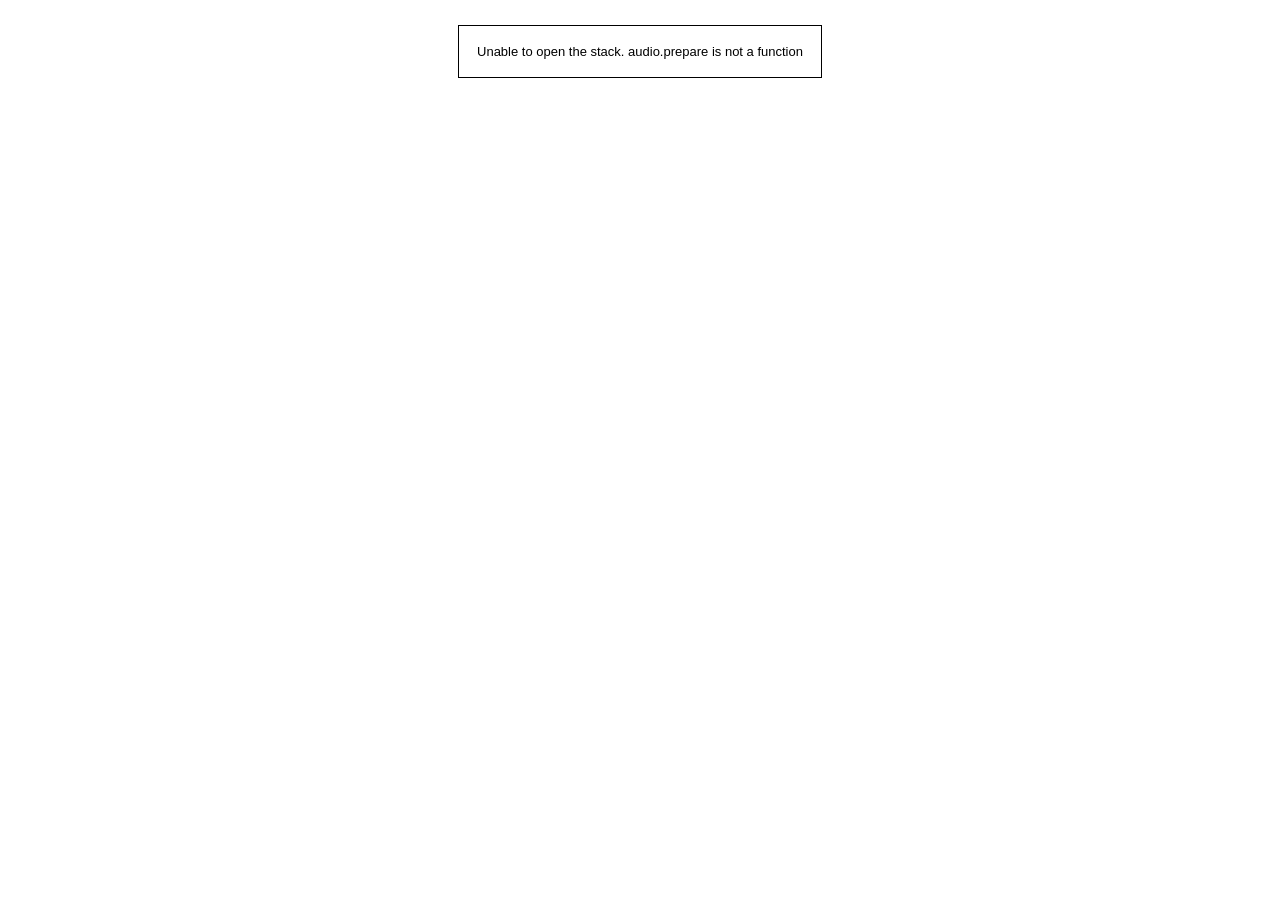
<file: index.html>
<!doctype html>
<html lang="en">
<head>
  <meta charset="utf-8">
  <meta name="viewport" content="width=device-width, initial-scale=1, viewport-fit=cover">
  <meta name="theme-color" content="#ffffff">
  <meta http-equiv="Content-Security-Policy" content="default-src 'self'; script-src 'self'; style-src 'self' 'unsafe-inline'; img-src 'self' data:; connect-src 'self'; media-src 'self' blob:; object-src 'none'; base-uri 'none'">
  <title>Alignment</title>
  <link rel="stylesheet" href="style.css?v=1.4.11">
  <link rel="stylesheet" href="editor.css">
</head>
<body>
  <main id="desktop">
    <div id="stack" role="region" aria-label="Alignment game">
      <div id="story-clock" hidden role="timer" aria-label="Game date and time"><span id="story-date"></span><span id="story-time"></span></div>
      <canvas id="card" aria-hidden="true"></canvas>
      <div id="controls" aria-label="Card controls"></div>
    </div>
    <p id="narration" class="sr-only" aria-live="polite" aria-atomic="true"></p>
    <p id="boot" role="status">…</p>
  </main>
  <dialog id="settings" aria-labelledby="settings-title">
    <h1 id="settings-title">settings</h1>
    <label><input id="sound" type="checkbox"> sound</label>
    <label><input id="motion" type="checkbox"> reduce motion</label>
    <fieldset class="animation-rate">
      <legend>animation frame rate</legend>
      <input id="animation-fps" type="range" min="1" max="60" step="1" value="12" aria-label="Animation frame rate">
      <label><input id="animation-fps-number" type="number" min="1" max="60" step="1" value="12" aria-label="Frames per second"> FPS</label>
      <p>All animation. Lower is more stepped; duration stays the same.</p>
    </fieldset>
    <button id="restart">restart intro</button>
    <form method="dialog"><button class="primary">return</button></form>
  </dialog>
  <span id="save-status" class="sr-only" role="status"></span>
  <script type="module" src="app.mjs?v=1.4.11"></script>
</body>
</html>
</file>
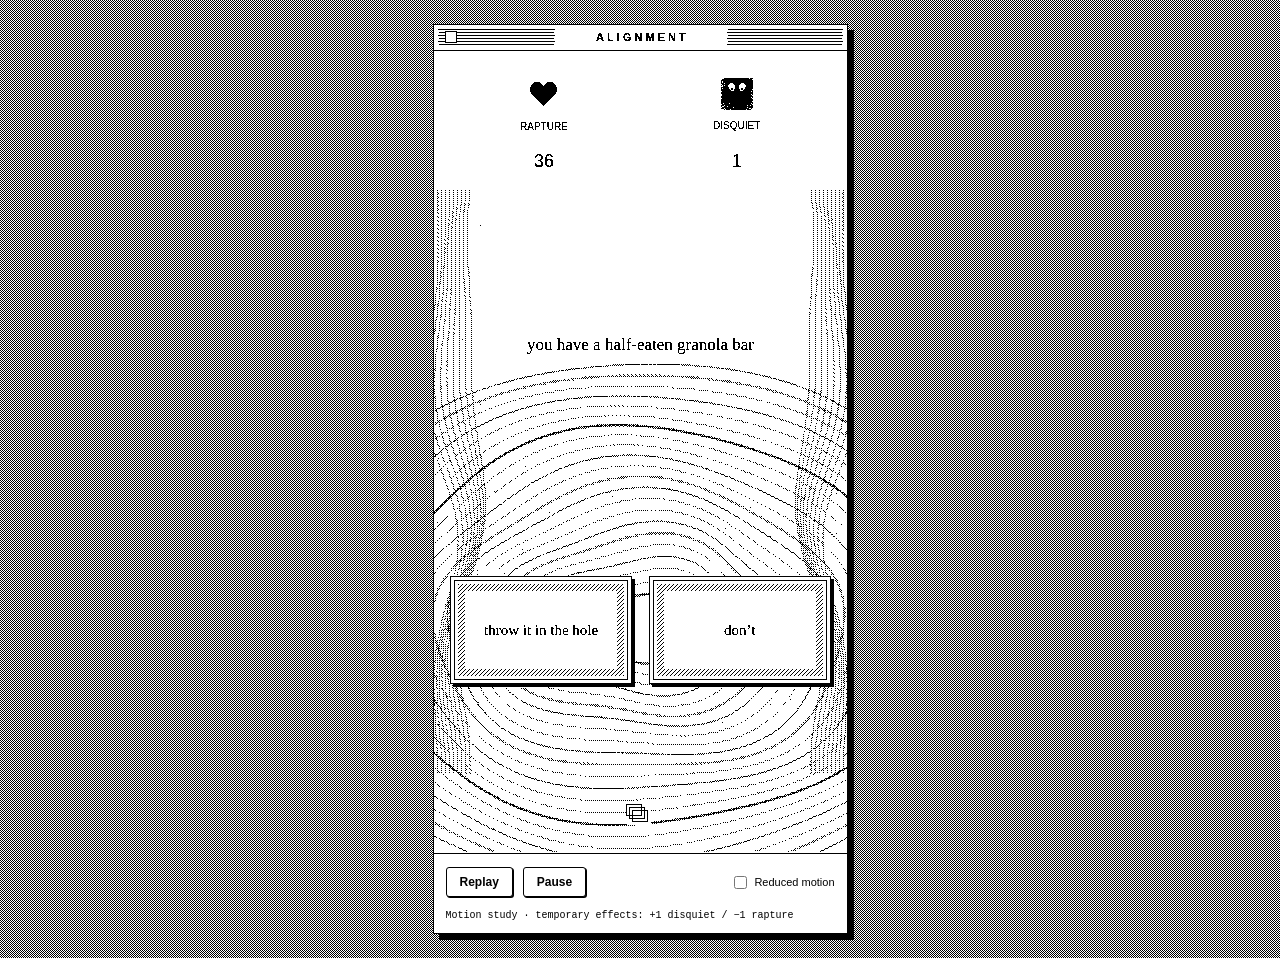
<file: granola-psychedelic/index.html>
<!doctype html>
<html lang="en">
<head>
  <meta charset="utf-8">
  <meta name="viewport" content="width=device-width,initial-scale=1">
  <meta name="color-scheme" content="light">
  <title>Alignment · psychedelic granola</title>
  <link rel="stylesheet" href="./granola.css">
</head>
<body>
  <main aria-label="Alignment motion prototype">
    <div id="stage">
      <canvas width="415" height="830" aria-hidden="true"></canvas>
      <p id="prose" class="sr-only"></p>
      <div id="totals" class="sr-only"></div>
      <div id="choices" role="group" aria-label="Choices">
        <button disabled data-choice="0">throw it in the hole</button>
        <button disabled data-choice="1">don’t</button>
      </div>
      <div id="status" class="sr-only" role="status" aria-live="polite">Loading.</div>
    </div>
    <footer>
      <div class="tools">
        <button id="replay" disabled>Replay</button>
        <button id="pause" disabled aria-pressed="false">Pause</button>
        <label><input id="reduce" type="checkbox"> Reduced motion</label>
      </div>
      <p>Motion study · temporary effects: +1 disquiet / −1 rapture</p>
    </footer>
  </main>
  <script type="module" src="./granola.mjs?v=20260926-3"></script>
</body>
</html>
</file>
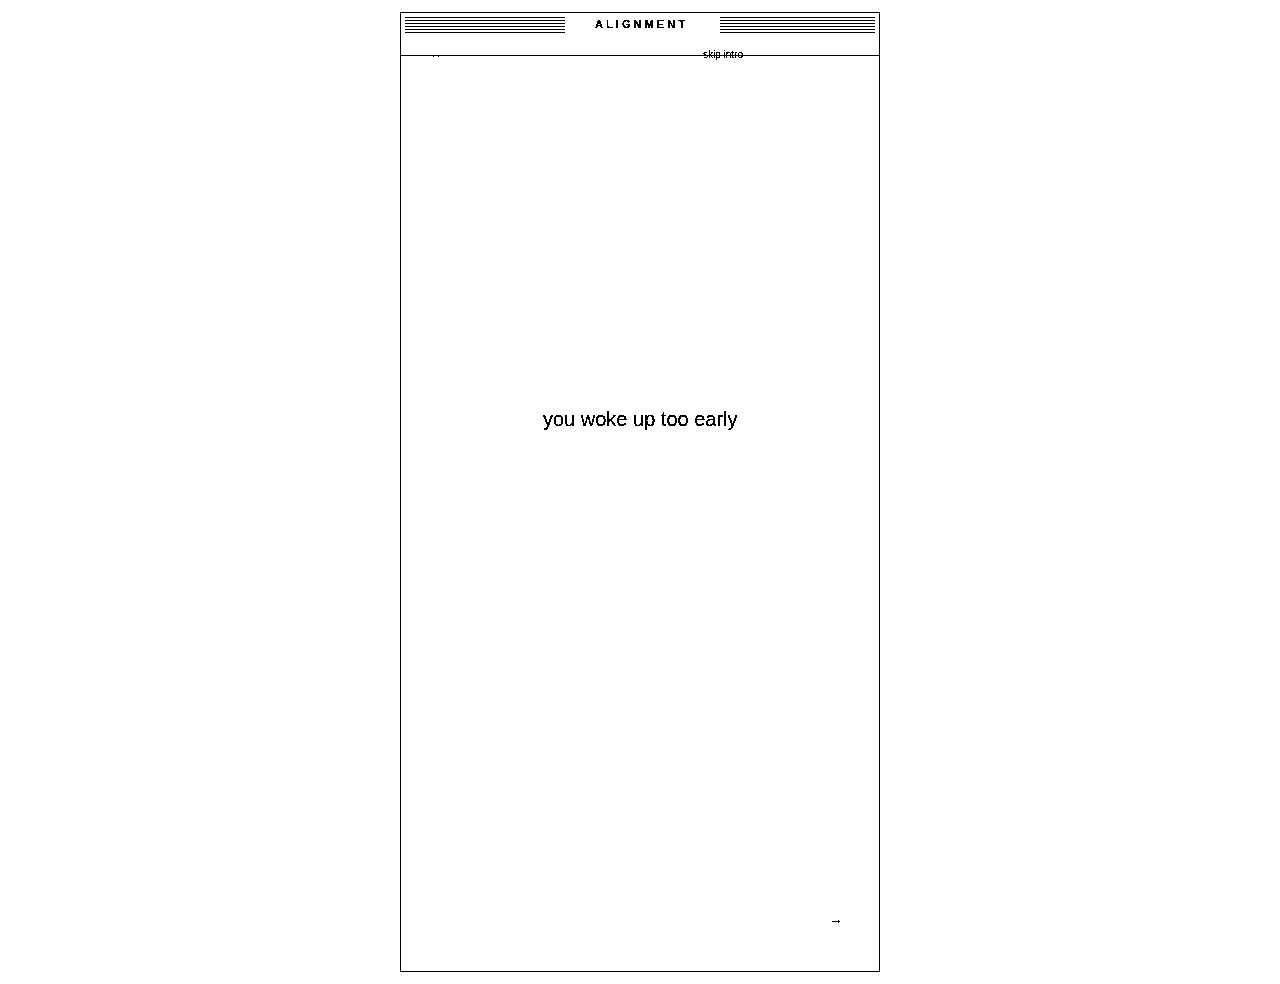
<file: preview/index.html>
<!doctype html>
<html lang="en">
<head>
  <meta charset="utf-8">
  <meta name="viewport" content="width=device-width, initial-scale=1, viewport-fit=cover">
  <meta name="theme-color" content="#ffffff">
  <meta http-equiv="Content-Security-Policy" content="default-src 'self'; script-src 'self'; style-src 'self' 'unsafe-inline'; img-src 'self' data:; connect-src 'self'; media-src 'self' blob:; object-src 'none'; base-uri 'none'">
  <title>Alignment · display lab</title>
  <link rel="stylesheet" href="style.css?v=1.4.11">
  <link rel="stylesheet" href="editor.css">
  <link rel="stylesheet" href="lab.css">
</head>
<body>
  <main id="desktop">
    <div id="stack" role="region" aria-label="Alignment game">
      <div id="story-clock" hidden role="timer" aria-label="Game date and time"><span id="story-date"></span><span id="story-time"></span></div>
      <canvas id="card" aria-hidden="true"></canvas>
      <div id="controls" aria-label="Card controls"></div>
    </div>
    <p id="narration" class="sr-only" aria-live="polite" aria-atomic="true"></p>
    <p id="boot" role="status">…</p>
  </main>
  <dialog id="settings" aria-labelledby="settings-title">
    <h1 id="settings-title">settings</h1>
    <label><input id="sound" type="checkbox"> sound</label>
    <label><input id="motion" type="checkbox"> reduce motion</label>
    <fieldset class="animation-rate">
      <legend>animation frame rate</legend>
      <input id="animation-fps" type="range" min="1" max="60" step="1" value="12" aria-label="Animation frame rate">
      <label><input id="animation-fps-number" type="number" min="1" max="60" step="1" value="12" aria-label="Frames per second"> FPS</label>
      <p>All animation. Lower is more stepped; duration stays the same.</p>
    </fieldset>
    <button id="restart">restart intro</button>
    <form method="dialog"><button class="primary">return</button></form>
  </dialog>
  <span id="save-status" class="sr-only" role="status"></span>
  <script type="module" src="app.mjs?v=1.4.11"></script>
</body>
</html>
</file>
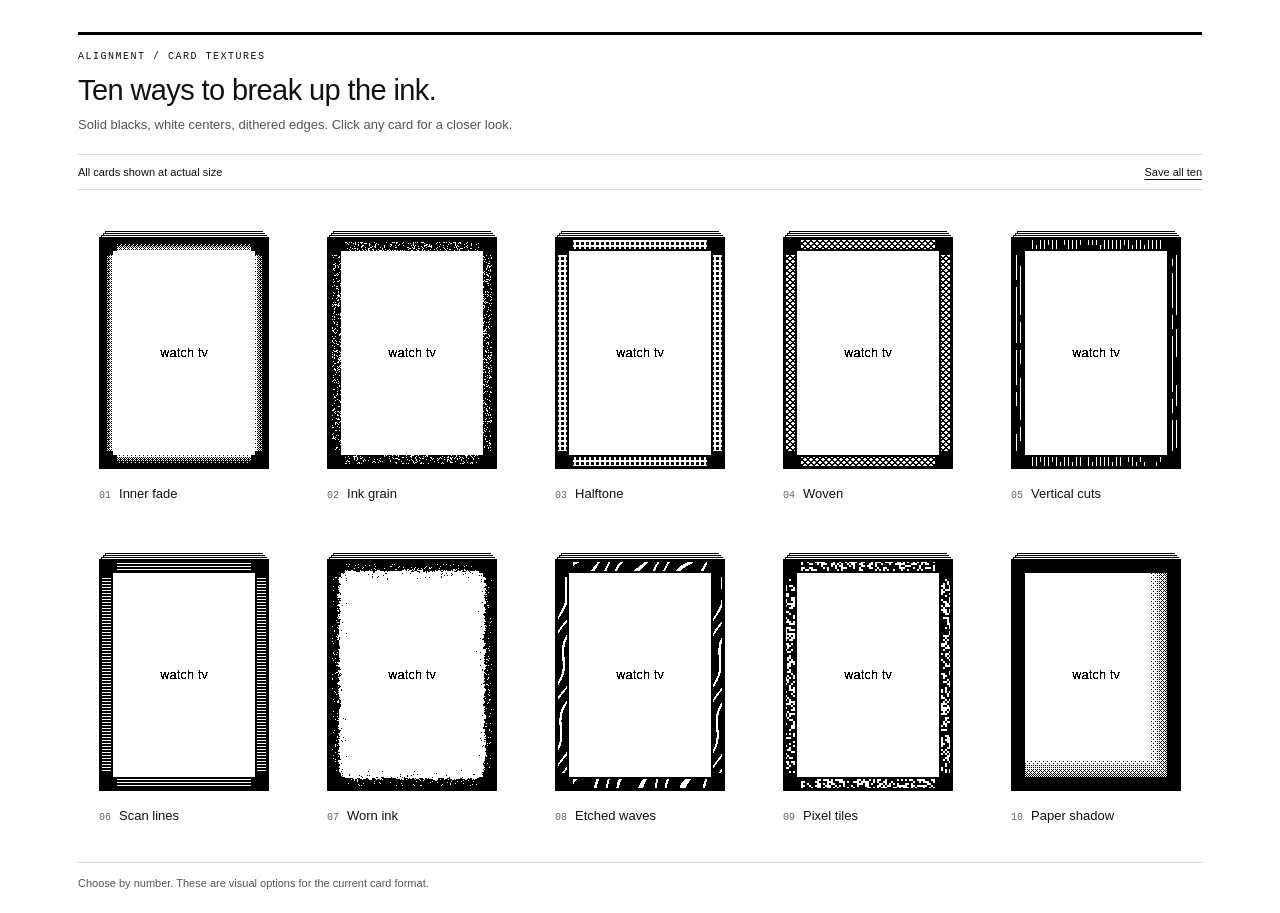
<file: preview/studies/textures/index.html>
<!doctype html>
<html lang="en">
<head>
 <meta charset="utf-8"><meta name="viewport" content="width=device-width,initial-scale=1">
 <title>Alignment · 10 card textures</title>
 <link rel="stylesheet" href="style.css">
</head>
<body>
 <main>
  <header><p class="eyebrow">ALIGNMENT / CARD TEXTURES</p><h1>Ten ways to break up the ink.</h1><p>Solid blacks, white centers, dithered edges. Click any card for a closer look.</p></header>
  <nav aria-label="Study tools"><span>All cards shown at actual size</span><a href="contact-sheet.png" download>Save all ten</a></nav>
  <section id="options" aria-label="Ten card texture options"></section>
  <footer>Choose by number. These are visual options for the current card format.</footer>
 </main>
 <dialog id="detail" aria-labelledby="detail-title">
  <div class="dialog-top"><h2 id="detail-title"></h2><button id="close" aria-label="Close enlarged card">Close ×</button></div>
  <p id="description"></p>
  <div class="inspection"><img id="large" width="170" height="238" alt="Enlarged card texture"><div class="native"><img id="native" width="170" height="238" alt="Card at actual size"><span>Actual size</span></div></div>
  <div class="dialog-bottom"><button id="previous">← Previous</button><a id="download" download>Save this card</a><button id="next">Next →</button></div>
 </dialog>
 <script type="module" src="study.mjs"></script>
</body>
</html>
</file>
<file: style.css>
* { box-sizing: border-box; }
:root { color-scheme: light; font-family: Geneva, Helvetica, sans-serif; color: #000; background: #fff; font-size: 13px; }
body { margin: 0; }
#desktop { min-height: 100dvh; display: flex; align-items: flex-start; justify-content: center; padding: 12px; background: #fff; }
#stack { position: relative; flex-shrink: 0; overflow: hidden; background: #fff; box-shadow: none; }
canvas { display: block; image-rendering: pixelated; }
#controls { position: absolute; inset: 0; touch-action: manipulation; }
button { font: inherit; color: #000; background: #fff; border: 1px solid #000; border-radius: 2px; padding: 12px; min-height: 48px; cursor: pointer; box-shadow: 2px 2px #000; touch-action: manipulation; }
button:active { color: #fff; background: #000; box-shadow: none; }
button:focus-visible, input:focus-visible { outline: 3px double #000; outline-offset: 3px; }
button:disabled { cursor: default; }
#controls button { position: absolute; opacity: 0; margin: 0; border: 0; box-shadow: none; padding: 0; overflow: hidden; user-select: none; -webkit-user-select: none; -webkit-touch-callout: none; }
#controls button:focus-visible { opacity: 1; color: #000; background: #fff; border: 3px double #000; outline: 2px solid #fff; outline-offset: 1px; }
#controls button:active { opacity: .18; background: #000; color: transparent; }
#boot { position: fixed; background: #fff; border: 1px solid #000; padding: 18px; }
.sr-only { position: absolute; width: 1px; height: 1px; padding: 0; margin: -1px; overflow: hidden; clip: rect(0,0,0,0); white-space: pre-wrap; border: 0; }
dialog { border: 3px double #000; box-shadow: 5px 5px #000; padding: 24px; max-width: calc(100vw - 32px); width: 368px; max-height: calc(100dvh - 32px); overflow: auto; background: #fff; color: #000; }
dialog::backdrop { background: repeating-conic-gradient(#ffffff99 0 25%, #00000055 0 50%) 0 0 / 4px 4px; }
dialog h1 { font-size: 19px; font-weight: normal; margin: 0 0 28px; }
dialog label { display: block; margin: 24px 0; }
dialog button { width: 100%; margin: 8px 0; }
.animation-rate { border:1px solid; padding:12px; display:grid; grid-template-columns:minmax(0,1fr) auto; gap:12px; align-items:center; }
.animation-rate legend { padding:0 5px; }
.animation-rate input[type=range] { width:100%; margin:0; accent-color:#000; }
.animation-rate label { display:flex; gap:6px; align-items:center; margin:0; }
.animation-rate input[type=number] { width:58px; padding:7px 4px; border:1px solid; background:#fff; color:#000; font:inherit; }
.animation-rate p { grid-column:1/-1; font-size:12px; line-height:1.5; margin:0; }
input[type=checkbox] { width: 24px; height: 24px; accent-color: #000; vertical-align: middle; margin: 0 10px 0 0; }
.primary { border: 3px double #000; font-weight: bold; }
@media (max-width: 600px) { #desktop { padding: 0; background: #fff; } #stack { box-shadow: none; } }
@media (max-height: 660px) { #desktop { align-items: flex-start; } }

#story-clock { position: fixed; top: 50px; right: 10px; z-index: 2; pointer-events: none; background: #fff; padding: 0 2px; text-align: right; font-size: 12px; line-height: 17px; font-variant-numeric: tabular-nums; }
#story-clock span { display: block; }
</file>
<file: editor.css>
/* Writing palettes echo the game's monochrome HyperCard furniture. */
[hidden] { display:none !important; }
.has-editor #desktop { display:grid; grid-template-columns:minmax(100px,1fr) auto minmax(100px,1fr); gap:16px; }
.editor-rail { width:104px; align-self:center; display:flex; flex-direction:column; gap:10px; }
.editor-rail:first-child { justify-self:end; }
.editor-rail button { width:100%; padding:12px 6px; font-weight:bold; box-shadow:3px 3px #000; }
.palette-title { border:1px solid #000; background:repeating-linear-gradient(#fff 0 3px,#000 3px 4px); text-align:center; }
.palette-title span,.editor-rail .palette-title { background-color:#fff; }
.editor-rail .palette-title { background:#fff; padding:8px 0; font-size:11px; }
.rail-note { white-space:pre-line; background:white; border:1px solid; padding:10px; font-size:10px; line-height:1.7; }
.editor-open #desktop { grid-template-columns:minmax(104px,1fr) auto minmax(316px,1fr); }
#editor-panel { width:316px; height:calc(100dvh - 32px); max-height:960px; background:#fff; border:3px double #000; box-shadow:5px 5px #000; align-self:center; display:flex; flex-direction:column; overflow:hidden; }
#editor-panel > header { flex-shrink:0; display:flex; align-items:center; justify-content:space-between; min-height:35px; border-width:0 0 1px; }
#editor-panel > header span { padding:4px 9px; margin-left:10px; letter-spacing:1px; font-size:11px; }
#editor-panel > header button { min-height:25px; padding:1px 7px; margin:3px; box-shadow:none; }
.writer-save { display:flex; align-items:center; justify-content:space-between; padding:9px; font-size:10px; gap:6px; }
.writer-save button { min-height:28px; padding:4px 6px; box-shadow:none; flex-shrink:0; font-size:10px; }
.save-problem { font-weight:bold; }
.writer-tabs { display:flex; gap:4px; padding:0 8px 8px; border-bottom:1px solid; }
.writer-tabs button { min-height:32px; padding:4px 6px; box-shadow:none; flex:1; font-size:11px; }
.writer-tabs button[aria-pressed=true] { background:#000; color:#fff; }
#writer-body { padding:12px; overflow:auto; flex:1; min-height:0; overscroll-behavior:contain; }
#writer-body h2 { margin:8px 0 16px; font-size:16px; font-weight:normal; }
.writer-field { display:flex; flex-direction:column; gap:7px; margin:14px 0; font-size:11px; }
#editor-panel input:not([type=checkbox]),#editor-panel select,#editor-panel textarea { width:100%; min-width:0; padding:9px; border:1px solid #000; border-radius:0; font:13px/1.55 monospace; color:#000; background:#fff; }
#editor-panel textarea { resize:vertical; min-height:104px; tab-size:2; }
#editor-panel textarea:focus,#editor-panel select:focus { outline:3px double #000; outline-offset:2px; }
#editor-panel select { font-size:11px; }
#editor-panel input[type=checkbox] { width:17px; height:17px; margin:0 7px 0 0; }
.writer-check { display:flex; align-items:center; margin:12px 0; font-size:11px; }
.writer-row,.writer-nav { display:flex; gap:14px; align-items:center; justify-content:space-between; }
.writer-nav { font-size:10px; margin-bottom:16px; }
.writer-nav button { min-height:28px; padding:5px 10px; box-shadow:none; }
#writer-body > button,.writer-footer button { margin:5px 0; width:100%; font-size:11px; min-height:38px; padding:8px; }
.writer-list { margin:12px 0; }
.writer-card { display:block; text-align:left; width:100%; margin:7px 0; min-height:40px; padding:10px; box-shadow:1px 1px #000; font-size:11px; line-height:1.45; overflow-wrap:anywhere; }
.writer-card small,.writer-card span { display:block; }
.writer-card small { font-size:9px; margin-bottom:5px; font-weight:normal; }
.writer-create,.writer-actions { display:grid; grid-template-columns:1fr 1fr; gap:7px; margin:12px 0; }
.writer-create button,.writer-actions button { min-height:38px; padding:7px; font-size:10px; box-shadow:1px 1px #000; }
.writer-links { margin-top:18px; padding-top:12px; border-top:1px solid; }
.writer-links h3 { font-size:11px; margin-top:24px; }
.writer-download { display:block; color:#000; border:1px solid; padding:10px; margin:12px 0; font-size:11px; line-height:1.6; }
.writer-choice { border:1px solid; padding:9px; margin:12px 0; }
.writer-choice button { min-height:28px; padding:5px; box-shadow:none; font-size:10px; }
.writer-help { font-size:11px; line-height:1.6; }
.writer-position-axis { display:grid; grid-template-columns:minmax(0,1fr) 76px; gap:10px; align-items:center; }
#editor-panel input[type=range] { padding:0; accent-color:#000; cursor:ew-resize; }
.writer-nudge { display:grid; grid-template-columns:repeat(4,1fr); gap:6px; }
.writer-nudge button { padding:6px; min-height:36px; box-shadow:1px 1px #000; }
.writer-placement-reset { width:100%; margin-top:12px; padding:8px; min-height:36px; font-size:11px; }
.writer-footer { margin-top:18px; padding-top:12px; border-top:1px solid; }
#editor-panel details { border-top:1px solid; margin-top:18px; padding-top:14px; }
#editor-panel summary { cursor:pointer; font-size:11px; }
#editor-test-bar { position:fixed; top:12px; left:12px; background:white; border:3px double; padding:6px 12px; z-index:30; white-space:nowrap; font-size:11px; box-shadow:3px 3px #000; }
#editor-test-bar button { min-height:32px; padding:6px; margin-left:12px; font-size:11px; }
@media(max-width:959px) {
  .editor-open #desktop { grid-template-columns:minmax(100px,1fr) auto minmax(100px,1fr); }
  #editor-panel { position:fixed; z-index:40; right:12px; top:12px; height:calc(100dvh - 24px); width:min(360px,calc(100vw - 24px)); }
}
@media(max-width:759px) {
  .editor-testing .editor-rail { display:none; }
  #editor-test-bar { top:5px; left:6px; }
  .has-editor #desktop,.editor-open #desktop { display:flex; flex-direction:column; align-items:center; padding-top:0; padding-bottom:0; }
  .editor-rail { position:static; order:1; width:auto; flex-direction:row; gap:5px; }
  .editor-rail button { min-height:38px; width:auto; font-size:10px; padding:7px; }
  .editor-rail .palette-title,.rail-note { display:none; }
  #editor-tools { left:auto; right:6px; }
}
</file>
<file: granola-psychedelic/granola.css>
* { box-sizing: border-box; }
:root { color-scheme: light; color: #000; background: #fff; font-family: Geneva, Helvetica, Arial, sans-serif; }
body { margin: 0; min-height: 100svh; display: grid; place-items: center; padding: 24px 12px; background: repeating-conic-gradient(#fff 0 25%, #000 0 50%) 0 0 / 2px 2px; }
main { width: min(415px, 100%); background: #fff; box-shadow: 6px 6px #000; }
#stage { width: 100%; aspect-ratio: 415/830; position: relative; overflow: hidden; background: white; }
canvas { width: 100%; height: 100%; display: block; image-rendering: pixelated; }
#choices { position: absolute; inset: 0; pointer-events: none; }
#choices button { position: absolute; top: 66.5060241%; width: 43.8554217%; height: 13.0120482%; padding: 0; margin: 0; border: 0; color: transparent; background: transparent; pointer-events: auto; cursor: pointer; touch-action: manipulation; -webkit-tap-highlight-color: transparent; }
#choices button:first-child { left: 4.0963855%; }
#choices button:last-child { left: 52.0481928%; }
#choices button:disabled { pointer-events: none; cursor: default; }
#choices button:focus-visible { outline: 2px dashed #000; outline-offset: 5px; }
footer { border: 1px solid #000; border-top: 0; padding: 13px 12px 10px; }
.tools { display: flex; align-items: center; gap: 10px; }
.tools button { background: #fff; color: #000; border: 1px solid #000; border-radius: 3px; padding: 5px 13px; box-shadow: 1px 1px #000; min-height: 30px; font: bold 12px Geneva, Helvetica, Arial, sans-serif; cursor: pointer; }
.tools button:active, .tools button[aria-pressed="true"] { background: #000; color: #fff; box-shadow: none; }
.tools button:disabled { opacity: .5; }
.tools label { display: flex; align-items: center; gap: 4px; margin-left: auto; font-size: 11px; white-space: nowrap; cursor: pointer; }
input { accent-color: #000; }
footer p { font: 10px/1.4 monospace; margin: 12px 0 0; }
.sr-only { position: absolute; width: 1px; height: 1px; padding: 0; overflow: hidden; clip-path: inset(50%); white-space: nowrap; }
:focus-visible { outline: 2px solid #000; outline-offset: 4px; }
@media (max-width: 440px) { body { padding: 0; display: block; background: #fff; } main { border: 0; box-shadow: none; margin: auto; } }
/* Preserve thin letter strokes when the native bitmap must be scaled down. */
@media (max-width: 414px) { canvas { image-rendering: auto; } }
</file>
<file: preview/style.css>
* { box-sizing: border-box; }
:root { color-scheme: light; font-family: Geneva, Helvetica, sans-serif; color: #000; background: #fff; font-size: 13px; }
body { margin: 0; }
#desktop { min-height: 100dvh; display: flex; align-items: flex-start; justify-content: center; padding: 12px; background: #fff; }
#stack { position: relative; flex-shrink: 0; overflow: hidden; background: #fff; box-shadow: none; }
canvas { display: block; image-rendering: pixelated; }
#controls { position: absolute; inset: 0; touch-action: manipulation; }
button { font: inherit; color: #000; background: #fff; border: 1px solid #000; border-radius: 2px; padding: 12px; min-height: 48px; cursor: pointer; box-shadow: 2px 2px #000; touch-action: manipulation; }
button:active { color: #fff; background: #000; box-shadow: none; }
button:focus-visible, input:focus-visible { outline: 3px double #000; outline-offset: 3px; }
button:disabled { cursor: default; }
#controls button { position: absolute; opacity: 0; margin: 0; border: 0; box-shadow: none; padding: 0; overflow: hidden; user-select: none; -webkit-user-select: none; -webkit-touch-callout: none; }
#controls button:focus-visible { opacity: 1; color: #000; background: #fff; border: 3px double #000; outline: 2px solid #fff; outline-offset: 1px; }
#controls button:active { opacity: .18; background: #000; color: transparent; }
#boot { position: fixed; background: #fff; border: 1px solid #000; padding: 18px; }
.sr-only { position: absolute; width: 1px; height: 1px; padding: 0; margin: -1px; overflow: hidden; clip: rect(0,0,0,0); white-space: pre-wrap; border: 0; }
dialog { border: 3px double #000; box-shadow: 5px 5px #000; padding: 24px; max-width: calc(100vw - 32px); width: 368px; max-height: calc(100dvh - 32px); overflow: auto; background: #fff; color: #000; }
dialog::backdrop { background: repeating-conic-gradient(#ffffff99 0 25%, #00000055 0 50%) 0 0 / 4px 4px; }
dialog h1 { font-size: 19px; font-weight: normal; margin: 0 0 28px; }
dialog label { display: block; margin: 24px 0; }
dialog button { width: 100%; margin: 8px 0; }
.animation-rate { border:1px solid; padding:12px; display:grid; grid-template-columns:minmax(0,1fr) auto; gap:12px; align-items:center; }
.animation-rate legend { padding:0 5px; }
.animation-rate input[type=range] { width:100%; margin:0; accent-color:#000; }
.animation-rate label { display:flex; gap:6px; align-items:center; margin:0; }
.animation-rate input[type=number] { width:58px; padding:7px 4px; border:1px solid; background:#fff; color:#000; font:inherit; }
.animation-rate p { grid-column:1/-1; font-size:12px; line-height:1.5; margin:0; }
input[type=checkbox] { width: 24px; height: 24px; accent-color: #000; vertical-align: middle; margin: 0 10px 0 0; }
.primary { border: 3px double #000; font-weight: bold; }
@media (max-width: 600px) { #desktop { padding: 0; background: #fff; } #stack { box-shadow: none; } }
@media (max-height: 660px) { #desktop { align-items: flex-start; } }

#story-clock { position: fixed; top: 50px; right: 10px; z-index: 2; pointer-events: none; background: #fff; padding: 0 2px; text-align: right; font-size: 12px; line-height: 17px; font-variant-numeric: tabular-nums; }
#story-clock span { display: block; }
</file>
<file: preview/editor.css>
/* Writing palettes echo the game's monochrome HyperCard furniture. */
[hidden] { display:none !important; }
.has-editor #desktop { display:grid; grid-template-columns:minmax(100px,1fr) auto minmax(100px,1fr); gap:16px; }
.editor-rail { width:104px; align-self:center; display:flex; flex-direction:column; gap:10px; }
.editor-rail:first-child { justify-self:end; }
.editor-rail button { width:100%; padding:12px 6px; font-weight:bold; box-shadow:3px 3px #000; }
.palette-title { border:1px solid #000; background:repeating-linear-gradient(#fff 0 3px,#000 3px 4px); text-align:center; }
.palette-title span,.editor-rail .palette-title { background-color:#fff; }
.editor-rail .palette-title { background:#fff; padding:8px 0; font-size:11px; }
.rail-note { white-space:pre-line; background:white; border:1px solid; padding:10px; font-size:10px; line-height:1.7; }
.editor-open #desktop { grid-template-columns:minmax(104px,1fr) auto minmax(316px,1fr); }
#editor-panel { width:316px; height:calc(100dvh - 32px); max-height:960px; background:#fff; border:3px double #000; box-shadow:5px 5px #000; align-self:center; display:flex; flex-direction:column; overflow:hidden; }
#editor-panel > header { flex-shrink:0; display:flex; align-items:center; justify-content:space-between; min-height:35px; border-width:0 0 1px; }
#editor-panel > header span { padding:4px 9px; margin-left:10px; letter-spacing:1px; font-size:11px; }
#editor-panel > header button { min-height:25px; padding:1px 7px; margin:3px; box-shadow:none; }
.writer-save { display:flex; align-items:center; justify-content:space-between; padding:9px; font-size:10px; gap:6px; }
.writer-save button { min-height:28px; padding:4px 6px; box-shadow:none; flex-shrink:0; font-size:10px; }
.save-problem { font-weight:bold; }
.writer-tabs { display:flex; gap:4px; padding:0 8px 8px; border-bottom:1px solid; }
.writer-tabs button { min-height:32px; padding:4px 6px; box-shadow:none; flex:1; font-size:11px; }
.writer-tabs button[aria-pressed=true] { background:#000; color:#fff; }
#writer-body { padding:12px; overflow:auto; flex:1; min-height:0; overscroll-behavior:contain; }
#writer-body h2 { margin:8px 0 16px; font-size:16px; font-weight:normal; }
.writer-field { display:flex; flex-direction:column; gap:7px; margin:14px 0; font-size:11px; }
#editor-panel input:not([type=checkbox]),#editor-panel select,#editor-panel textarea { width:100%; min-width:0; padding:9px; border:1px solid #000; border-radius:0; font:13px/1.55 monospace; color:#000; background:#fff; }
#editor-panel textarea { resize:vertical; min-height:104px; tab-size:2; }
#editor-panel textarea:focus,#editor-panel select:focus { outline:3px double #000; outline-offset:2px; }
#editor-panel select { font-size:11px; }
#editor-panel input[type=checkbox] { width:17px; height:17px; margin:0 7px 0 0; }
.writer-check { display:flex; align-items:center; margin:12px 0; font-size:11px; }
.writer-row,.writer-nav { display:flex; gap:14px; align-items:center; justify-content:space-between; }
.writer-nav { font-size:10px; margin-bottom:16px; }
.writer-nav button { min-height:28px; padding:5px 10px; box-shadow:none; }
#writer-body > button,.writer-footer button { margin:5px 0; width:100%; font-size:11px; min-height:38px; padding:8px; }
.writer-list { margin:12px 0; }
.writer-card { display:block; text-align:left; width:100%; margin:7px 0; min-height:40px; padding:10px; box-shadow:1px 1px #000; font-size:11px; line-height:1.45; overflow-wrap:anywhere; }
.writer-card small,.writer-card span { display:block; }
.writer-card small { font-size:9px; margin-bottom:5px; font-weight:normal; }
.writer-create,.writer-actions { display:grid; grid-template-columns:1fr 1fr; gap:7px; margin:12px 0; }
.writer-create button,.writer-actions button { min-height:38px; padding:7px; font-size:10px; box-shadow:1px 1px #000; }
.writer-links { margin-top:18px; padding-top:12px; border-top:1px solid; }
.writer-links h3 { font-size:11px; margin-top:24px; }
.writer-download { display:block; color:#000; border:1px solid; padding:10px; margin:12px 0; font-size:11px; line-height:1.6; }
.writer-choice { border:1px solid; padding:9px; margin:12px 0; }
.writer-choice button { min-height:28px; padding:5px; box-shadow:none; font-size:10px; }
.writer-help { font-size:11px; line-height:1.6; }
.writer-position-axis { display:grid; grid-template-columns:minmax(0,1fr) 76px; gap:10px; align-items:center; }
#editor-panel input[type=range] { padding:0; accent-color:#000; cursor:ew-resize; }
.writer-nudge { display:grid; grid-template-columns:repeat(4,1fr); gap:6px; }
.writer-nudge button { padding:6px; min-height:36px; box-shadow:1px 1px #000; }
.writer-placement-reset { width:100%; margin-top:12px; padding:8px; min-height:36px; font-size:11px; }
.writer-footer { margin-top:18px; padding-top:12px; border-top:1px solid; }
#editor-panel details { border-top:1px solid; margin-top:18px; padding-top:14px; }
#editor-panel summary { cursor:pointer; font-size:11px; }
#editor-test-bar { position:fixed; top:12px; left:12px; background:white; border:3px double; padding:6px 12px; z-index:30; white-space:nowrap; font-size:11px; box-shadow:3px 3px #000; }
#editor-test-bar button { min-height:32px; padding:6px; margin-left:12px; font-size:11px; }
@media(max-width:959px) {
  .editor-open #desktop { grid-template-columns:minmax(100px,1fr) auto minmax(100px,1fr); }
  #editor-panel { position:fixed; z-index:40; right:12px; top:12px; height:calc(100dvh - 24px); width:min(360px,calc(100vw - 24px)); }
}
@media(max-width:759px) {
  .editor-testing .editor-rail { display:none; }
  #editor-test-bar { top:5px; left:6px; }
  .has-editor #desktop,.editor-open #desktop { display:flex; flex-direction:column; align-items:center; padding-top:0; padding-bottom:0; }
  .editor-rail { position:static; order:1; width:auto; flex-direction:row; gap:5px; }
  .editor-rail button { min-height:38px; width:auto; font-size:10px; padding:7px; }
  .editor-rail .palette-title,.rail-note { display:none; }
  #editor-tools { left:auto; right:6px; }
}
</file>
<file: preview/lab.css>
/* Display lab palette, in the same monochrome furniture as the writing palettes. */
.has-lab #desktop { display:grid; grid-template-columns:292px auto; justify-content:center; align-items:start; gap:24px; }
#lab-panel { width:292px; max-height:calc(100dvh - 32px); display:flex; flex-direction:column; background:#fff; border:3px double #000; box-shadow:5px 5px #000; overflow:hidden; font-size:11px; }
#lab-panel > header { display:flex; align-items:center; justify-content:space-between; border-bottom:1px solid #000; background:repeating-linear-gradient(#fff 0 3px,#000 3px 4px); }
#lab-panel > header span { background:#fff; padding:4px 9px; margin-left:10px; letter-spacing:1px; }
#lab-panel .lab-toggle { min-height:26px; padding:2px 8px; margin:4px; box-shadow:none; font-size:10px; }
.lab-body { padding:10px 12px 14px; overflow:auto; overscroll-behavior:contain; }
#lab-panel.collapsed .lab-body { display:none; }
.lab-body h2 { font-size:12px; font-weight:bold; margin:16px 0 8px; }
.lab-help { line-height:1.55; margin:6px 0; }
.lab-note { line-height:1.55; margin:6px 0; padding:7px 8px; border:1px solid #000; }
.lab-grid { display:grid; grid-template-columns:1fr 1fr; gap:6px; }
.lab-list { display:flex; flex-direction:column; gap:5px; }
.lab-body button { min-height:32px; padding:5px 7px; font-size:10px; box-shadow:1px 1px #000; text-align:left; }
.lab-body button[aria-pressed=true] { background:#000; color:#fff; }
.lab-field { display:grid; grid-template-columns:auto 1fr; gap:8px; align-items:center; }
.lab-field select { font:11px monospace; padding:6px; border:1px solid #000; border-radius:0; background:#fff; color:#000; min-width:0; }
.lab-checks { display:flex; flex-direction:column; gap:2px; }
.lab-check { display:flex; align-items:center; gap:4px; min-height:28px; }
.lab-check input { width:17px; height:17px; margin:0 6px 0 0; }
.lab-link { display:block; margin-top:16px; color:#000; border:1px solid #000; padding:9px; box-shadow:2px 2px #000; }
@media (max-width:859px) {
  .has-lab #desktop { display:flex; flex-direction:column; align-items:center; }
  #lab-panel { position:static; order:1; width:min(292px,calc(100vw - 16px)); max-height:calc(100dvh - 16px); }
}
.lab-deal { margin:0; padding:8px; border:1px solid #000; font:10px/1.5 monospace; white-space:pre; overflow-x:auto; }
.lab-field input[type=number] { width:64px; justify-self:end; font:11px monospace; padding:5px; border:1px solid #000; border-radius:0; }
.lab-threads { display:flex; flex-direction:column; gap:4px; }
.lab-threads input { width:110px; justify-self:end; font:11px monospace; padding:4px; border:1px solid #000; border-radius:0; }

/* The approved card format has an empty white stage. */
#desktop { background:#fff; }
#stack { box-shadow:none; }
:root { font-family:Geneva, Helvetica, sans-serif; }
</file>
<file: preview/studies/textures/style.css>
:root{font-family:Geneva,Helvetica,Arial,sans-serif;color:#111;background:#fff;color-scheme:light}*{box-sizing:border-box}body{margin:0}main{max-width:1180px;margin:auto;padding:32px 28px 24px}header{border-top:3px solid #000;padding-top:16px}.eyebrow{font:10px monospace;letter-spacing:1.5px;margin:0 0 12px}h1{font-size:29px;font-weight:400;letter-spacing:-.6px;margin:0 0 10px}header>p:last-child{font-size:13px;color:#555;margin:0 0 22px}nav{display:flex;justify-content:space-between;gap:20px;border-top:1px solid #ddd;border-bottom:1px solid #ddd;padding:11px 0;font-size:11px}a{color:inherit;text-underline-offset:3px}#options{display:grid;grid-template-columns:repeat(5,1fr);gap:28px 16px;margin-top:28px}.option{appearance:none;display:flex;flex-direction:column;align-items:center;border:1px solid transparent;background:#fff;padding:12px 4px 10px;cursor:pointer;color:#111;font:inherit}.option:hover{border-color:#aaa}.option:focus-visible,button:focus-visible,a:focus-visible{outline:2px solid #000;outline-offset:4px}.option img{display:block;width:170px;height:238px;image-rendering:pixelated}.option .label{align-self:stretch;display:flex;align-items:baseline;gap:8px;margin:17px auto 0;width:170px}.number{font:10px monospace;color:#666}.name{font-size:13px;font-weight:400}footer{margin-top:28px;padding-top:14px;border-top:1px solid #ddd;color:#555;font-size:11px}dialog{border:1px solid #000;background:#fff;padding:22px;max-width:calc(100vw - 24px);max-height:calc(100dvh - 24px);width:660px;overflow:auto}dialog::backdrop{background:#0007}.dialog-top,.dialog-bottom{display:flex;align-items:center;justify-content:space-between;gap:14px}.dialog-top h2{font-size:21px;font-weight:400;margin:0}.dialog-top button{border:0}button{font:12px Geneva,Helvetica,sans-serif;border:1px solid #777;background:#fff;padding:8px 12px;cursor:pointer;border-radius:0}#description{font-size:13px;line-height:1.5;color:#555;margin:12px 0 20px}.inspection{display:flex;justify-content:space-around;align-items:center;gap:22px}#large{width:340px;height:476px;image-rendering:pixelated}.native{display:grid;gap:12px;justify-items:center}.native img{width:170px;height:238px;image-rendering:pixelated}.native span{font-size:11px;color:#666}.dialog-bottom{border-top:1px solid #ddd;margin-top:22px;padding-top:14px;font-size:12px}@media(max-width:1040px){#options{grid-template-columns:repeat(4,1fr)}}@media(max-width:830px){#options{grid-template-columns:repeat(3,1fr)}}@media(max-width:620px){main{padding:20px 12px}h1{font-size:25px}#options{grid-template-columns:repeat(2,1fr);gap:22px 6px}.option{padding:8px 0}.native{display:none}.inspection{display:block}#large{display:block;margin:auto;max-width:100%;height:auto}dialog{padding:16px}}@media(max-width:370px){#options{grid-template-columns:1fr}}
</file>
